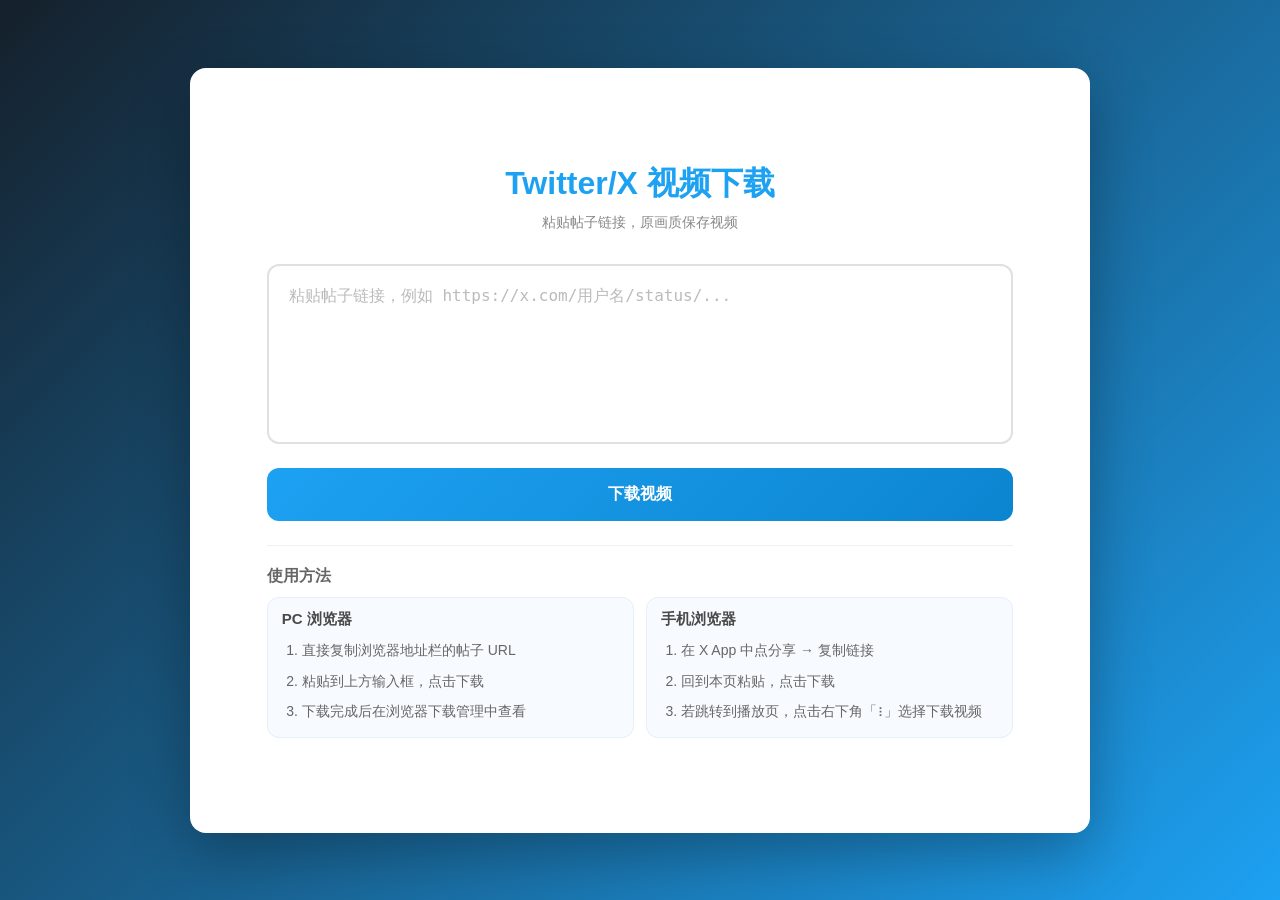
<file: index.html>
<!DOCTYPE html>
<html lang="zh-CN">
<head>
  <meta charset="UTF-8">
  <meta name="viewport" content="width=device-width, initial-scale=1.0">
  <title>Twitter 视频下载</title>
  <style>
    * { box-sizing: border-box; margin: 0; padding: 0; }
    body {
      font-family: -apple-system, BlinkMacSystemFont, 'Segoe UI', Roboto, sans-serif;
      /* 推特蓝渐变背景 */
      background: linear-gradient(135deg, #15202B 0%, #1DA1F2 100%);
      min-height: 100vh;
      display: flex;
      align-items: center;
      justify-content: center;
      padding: clamp(16px, 4vw, 40px);
    }
    .container {
      background: #fff;
      border-radius: 16px;
      padding: clamp(32px, 5vw, 72px) clamp(32px, 6vw, 96px);
      width: 90vw;
      max-width: 900px;
      min-height: 85vh;
      box-shadow: 0 20px 60px rgba(0,0,0,0.3);
      display: flex;
      flex-direction: column;
      justify-content: center;
    }
    h1 {
      text-align: center;
      margin-bottom: 8px;
      font-size: clamp(24px, 5vw, 32px);
      color: #1DA1F2; /* 推特蓝 */
    }
    .subtitle {
      text-align: center;
      color: #888;
      margin-bottom: 32px;
      font-size: 14px;
    }
    textarea {
      width: 100%;
      padding: 20px;
      border: 2px solid #e0e0e0;
      border-radius: 12px;
      font-size: 16px;
      resize: none;
      min-height: clamp(140px, 20vh, 240px);
      transition: border-color 0.3s;
      margin-bottom: 24px;
    }
    textarea:focus {
      outline: none;
      border-color: #1DA1F2;
    }
    textarea::placeholder { color: #bbb; }
    .btn {
      width: 100%;
      padding: 16px;
      border: none;
      border-radius: 12px;
      font-size: 16px;
      font-weight: 600;
      cursor: pointer;
      transition: all 0.3s;
      background: linear-gradient(135deg, #1DA1F2 0%, #0c85d0 100%);
      color: #fff;
    }
    .btn:hover { transform: translateY(-2px); box-shadow: 0 8px 20px rgba(29,161,242,0.4); }
    .btn:disabled { opacity: 0.7; cursor: not-allowed; transform: none; box-shadow: none; }
    .spinner {
      display: inline-block;
      width: 18px;
      height: 18px;
      border: 2px solid #fff;
      border-top-color: transparent;
      border-radius: 50%;
      animation: spin 0.8s linear infinite;
      margin-right: 8px;
      vertical-align: middle;
    }
    @keyframes spin { to { transform: rotate(360deg); } }
    .error {
      margin-top: 16px;
      padding: 12px 16px;
      background: #fff2f0;
      border: 1px solid #ffccc7;
      border-radius: 8px;
      color: #ff4d4f;
      font-size: 14px;
    }
    .success {
      margin-top: 16px;
      padding: 12px 16px;
      background: #f6ffed;
      border: 1px solid #b7eb8f;
      border-radius: 8px;
      color: #389e0d;
      font-size: 14px;
      line-height: 1.6;
    }
    .tip {
      margin-top: 24px;
      padding-top: 20px;
      border-top: 1px solid #f0f0f0;
      color: #999;
    }
    .tip-title {
      color: #666;
      font-weight: 600;
      margin-bottom: 10px;
      font-size: 16px;
    }
    .tip-grid {
      display: grid;
      grid-template-columns: 1fr;
      gap: 12px;
    }
    .tip-panel {
      background: #f7fbff;
      border: 1px solid #e6eef7;
      border-radius: 12px;
      padding: 12px 14px;
    }
    .tip-subtitle {
      margin-bottom: 8px;
      color: #4a4a4a;
      font-weight: 600;
      font-size: 15px;
    }
    .tip ol {
      margin-left: 20px;
      line-height: 1.9;
      color: #666;
      font-size: 14px;
    }
    .tip li + li { margin-top: 4px; }

    @media (min-width: 860px) {
      .tip-grid {
        grid-template-columns: 1fr 1fr;
      }
    }
  </style>
</head>
<body>
  <div class="container">
    <h1>Twitter/X 视频下载</h1>
    <p class="subtitle">粘贴帖子链接，原画质保存视频</p>

    <textarea id="urlInput" placeholder="粘贴帖子链接，例如 https://x.com/用户名/status/..."></textarea>

    <button class="btn" id="downloadBtn" onclick="downloadVideo()">
      下载视频
    </button>

    <div id="error" class="error" style="display: none;"></div>
    <div id="result" class="success" style="display: none;"></div>

    <div class="tip">
      <div class="tip-title">使用方法</div>
      <div class="tip-grid">
        <div class="tip-panel">
          <div class="tip-subtitle">PC 浏览器</div>
          <ol>
            <li>直接复制浏览器地址栏的帖子 URL</li>
            <li>粘贴到上方输入框，点击下载</li>
            <li>下载完成后在浏览器下载管理中查看</li>
          </ol>
        </div>
        <div class="tip-panel">
          <div class="tip-subtitle">手机浏览器</div>
          <ol>
            <li>在 X App 中点分享 → 复制链接</li>
            <li>回到本页粘贴，点击下载</li>
            <li>若跳转到播放页，点击右下角「⋮」选择下载视频</li>
          </ol>
        </div>
      </div>
    </div>
  </div>

  <script>
    // 阿里云函数计算地址
    const API_BASE = 'https://twitterdownlaod-yjtuddrrlh.cn-hangzhou.fcapp.run';
    const urlInputEl = document.getElementById('urlInput');
    const downloadBtnEl = document.getElementById('downloadBtn');
    const errorEl = document.getElementById('error');
    const resultEl = document.getElementById('result');

    function extractTwitterUrl(text) {
      const raw = String(text || '').trim();
      if (!raw) return '';
      const matched = raw.match(/https?:\/\/(?:www\.|mobile\.)?(?:twitter\.com|x\.com)\/[^\s]+/i);
      const candidate = (matched ? matched[0] : raw).replace(/[),.;]+$/, '');
      return candidate;
    }

    function showError(msg) {
      errorEl.textContent = msg;
      errorEl.style.display = 'block';
    }

    function hideError() {
      errorEl.style.display = 'none';
    }

    function showResult(msg) {
      resultEl.textContent = msg;
      resultEl.style.display = 'block';
    }

    function hideResult() {
      resultEl.style.display = 'none';
    }

    async function fetchWithTimeout(url, options, timeoutMs) {
      const controller = new AbortController();
      const timer = setTimeout(() => controller.abort(), timeoutMs);
      try {
        const response = await fetch(url, { ...(options || {}), signal: controller.signal });
        return response;
      } finally {
        clearTimeout(timer);
      }
    }

    function triggerDownload(blob, filename) {
      const blobUrl = URL.createObjectURL(blob);
      const a = document.createElement('a');
      a.href = blobUrl;
      a.download = filename;
      document.body.appendChild(a);
      a.click();
      document.body.removeChild(a);
      setTimeout(() => URL.revokeObjectURL(blobUrl), 1000);
    }

    async function downloadBlob(sourceUrl, filename, options) {
      const response = await fetchWithTimeout(sourceUrl, options || {}, 120000);
      if (!response.ok) {
        throw new Error(`下载失败(${response.status})`);
      }
      const blob = await response.blob();
      triggerDownload(blob, filename);
    }

    async function downloadVideo() {
      const extractedUrl = extractTwitterUrl(urlInputEl.value);
      hideError();
      hideResult();

      if (!extractedUrl) {
        showError('请粘贴 Twitter 链接');
        return;
      }
      urlInputEl.value = extractedUrl;

      downloadBtnEl.disabled = true;
      downloadBtnEl.innerHTML = '<span class="spinner"></span>正在解析...';

      try {
        const res = await fetchWithTimeout(API_BASE + '/api/resolve', {
          method: 'POST',
          headers: { 'Content-Type': 'application/json' },
          body: JSON.stringify({ url: extractedUrl })
        }, 30000);

        let data;
        try {
          data = await res.json();
        } catch {
          throw new Error('后端返回了非 JSON 响应');
        }

        if (!res.ok || !data.success) {
          throw new Error(data.error || '解析失败');
        }

        const videoUrl = data.data.url;
        const filename = data.data.filename || 'twitter_video.mp4';

        if (!videoUrl) {
          throw new Error('无法获取视频地址');
        }

        downloadBtnEl.innerHTML = '<span class="spinner"></span>正在下载...';

        await downloadBlob(videoUrl, filename, { referrerPolicy: 'no-referrer' });

        showResult(`已保存：${filename}。可在浏览器下载管理中查看。`);

        downloadBtnEl.innerHTML = '✓ 下载完成';
        downloadBtnEl.style.background = 'linear-gradient(135deg, #52c41a 0%, #73d13d 100%)';
        setTimeout(() => {
          downloadBtnEl.innerHTML = '下载视频';
          downloadBtnEl.style.background = 'linear-gradient(135deg, #1DA1F2 0%, #0c85d0 100%)';
        }, 3000);
      } catch (err) {
        showError(err && err.message ? err.message : '未知错误');
        downloadBtnEl.innerHTML = '下载视频';
      } finally {
        downloadBtnEl.disabled = false;
      }
    }

    urlInputEl.addEventListener('paste', (e) => {
      const text = (e.clipboardData || window.clipboardData || {}).getData
        ? (e.clipboardData || window.clipboardData).getData('text')
        : '';
      const extracted = extractTwitterUrl(text);
      if (extracted) {
        e.preventDefault();
        urlInputEl.value = extracted;
      }
    });

    urlInputEl.addEventListener('keydown', (e) => {
      if (e.key === 'Enter' && (e.ctrlKey || e.metaKey)) {
        downloadVideo();
      }
    });
  </script>
</body>
</html>
</file>
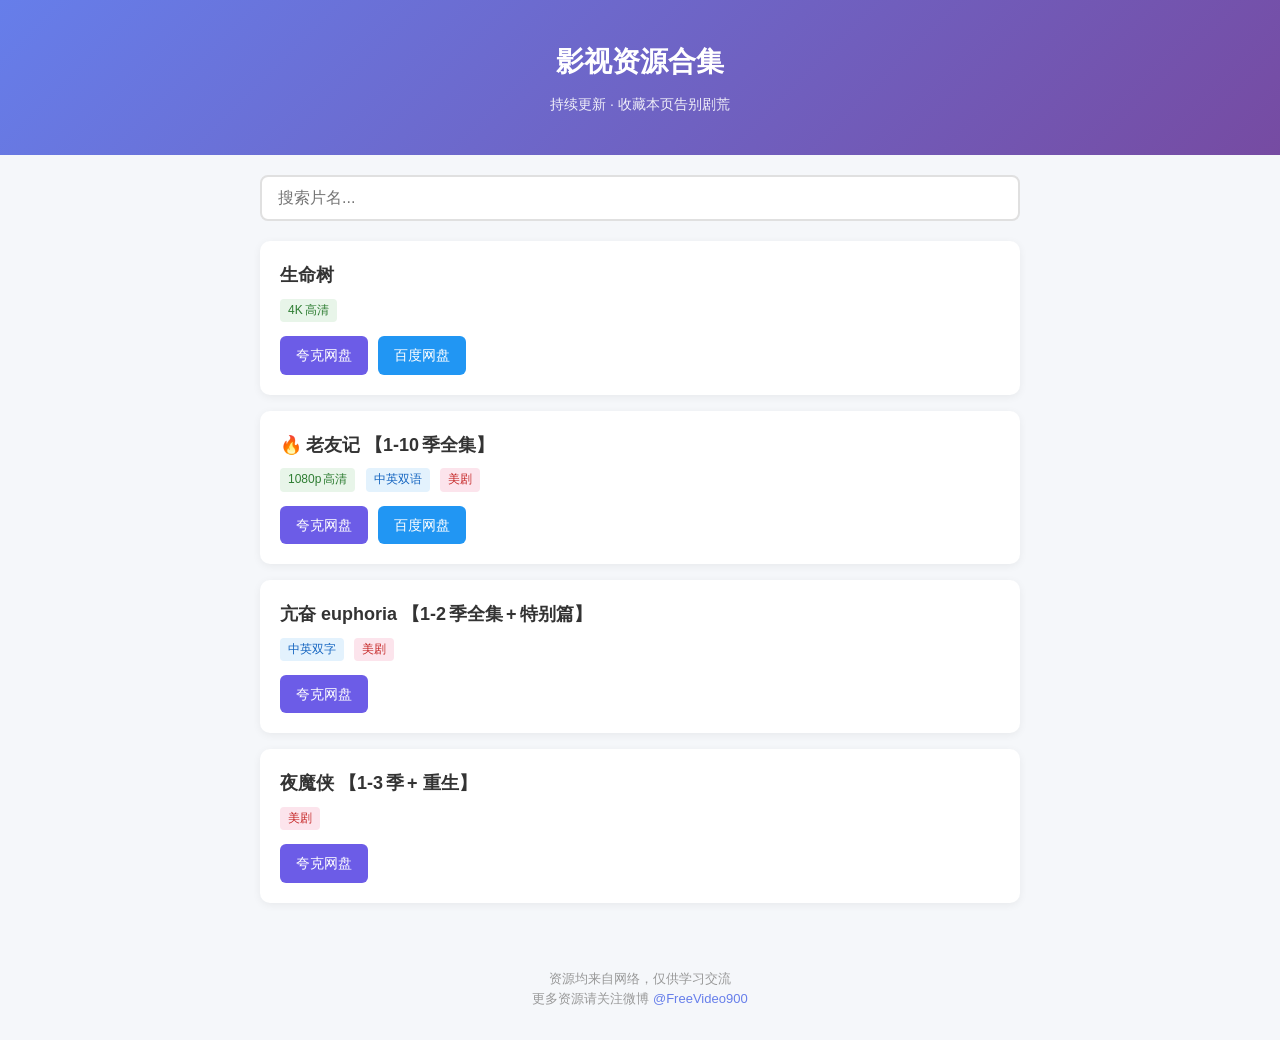
<file: ju/index.html>
<!DOCTYPE html>
<html lang="zh-CN">
<head>
<meta charset="UTF-8">
<meta name="viewport" content="width=device-width, initial-scale=1.0">
<title>影视资源合集（持续更新）</title>
<style>
  * { margin: 0; padding: 0; box-sizing: border-box; }
  body {
    font-family: -apple-system, BlinkMacSystemFont, "Segoe UI", Roboto, "Helvetica Neue", Arial, "PingFang SC", "Hiragino Sans GB", "Microsoft YaHei", sans-serif;
    background: #f5f7fa;
    color: #333;
    line-height: 1.6;
  }
  .header {
    background: linear-gradient(135deg, #667eea 0%, #764ba2 100%);
    color: white;
    padding: 40px 20px;
    text-align: center;
  }
  .header h1 { font-size: 28px; font-weight: 700; }
  .header p { margin-top: 8px; opacity: 0.9; font-size: 14px; }
  .container { max-width: 800px; margin: 0 auto; padding: 20px; }
  .card {
    background: white;
    border-radius: 10px;
    padding: 20px;
    margin-bottom: 16px;
    box-shadow: 0 2px 8px rgba(0,0,0,0.06);
    transition: box-shadow 0.2s;
  }
  .card:hover { box-shadow: 0 4px 16px rgba(0,0,0,0.12); }
  .card-title { font-size: 18px; font-weight: 600; margin-bottom: 6px; }
  .card-title .fire::before { content: "\01F525"; margin-right: 4px; }
  .card-tags { margin-bottom: 10px; }
  .tag {
    display: inline-block;
    font-size: 12px;
    padding: 2px 8px;
    border-radius: 4px;
    margin-right: 6px;
    margin-bottom: 4px;
  }
  .tag-quality { background: #e8f5e9; color: #2e7d32; }
  .tag-lang { background: #e3f2fd; color: #1565c0; }
  .tag-type { background: #fce4ec; color: #c62828; }
  .links { display: flex; gap: 10px; flex-wrap: wrap; }
  .link-btn {
    display: inline-flex;
    align-items: center;
    padding: 8px 16px;
    border-radius: 6px;
    text-decoration: none;
    font-size: 14px;
    font-weight: 500;
    transition: opacity 0.2s;
  }
  .link-btn:hover { opacity: 0.85; }
  .link-quark { background: #6C5CE7; color: white; }
  .link-baidu { background: #2196F3; color: white; }
  .link-ali { background: #FF6B35; color: white; }
  .footer {
    text-align: center;
    padding: 30px 20px;
    font-size: 13px;
    color: #999;
  }
  .footer a { color: #667eea; text-decoration: none; }
  .search-box {
    max-width: 800px;
    margin: 20px auto 0;
    padding: 0 20px;
  }
  .search-box input {
    width: 100%;
    padding: 12px 16px;
    border: 2px solid #e0e0e0;
    border-radius: 8px;
    font-size: 16px;
    outline: none;
    transition: border-color 0.2s;
  }
  .search-box input:focus { border-color: #667eea; }
  .hidden { display: none !important; }
  @media (max-width: 600px) {
    .header h1 { font-size: 22px; }
    .card { padding: 16px; }
    .links { flex-direction: column; }
    .link-btn { justify-content: center; }
  }
</style>
</head>
<body>

<div class="header">
  <h1>影视资源合集</h1>
  <p>持续更新 · 收藏本页告别剧荒</p>
</div>

<div class="search-box">
  <input type="text" id="searchInput" placeholder="搜索片名..." oninput="filterCards()">
</div>

<div class="container" id="cardList">

  <div class="card" data-title="生命树">
    <div class="card-title">生命树</div>
    <div class="card-tags">
      <span class="tag tag-quality">4K 高清</span>
    </div>
    <div class="links">
      <a class="link-btn link-quark" href="https://pan.quark.cn/s/c6ac189f42ed" target="_blank">夸克网盘</a>
      <a class="link-btn link-baidu" href="https://pan.baidu.com/s/1cbfNwbJrBHK-4R3WUJBu1A?pwd=8dw4" target="_blank">百度网盘</a>
    </div>
  </div>

  <div class="card" data-title="老友记">
    <div class="card-title"><span class="fire"></span>老友记 【1-10 季全集】</div>
    <div class="card-tags">
      <span class="tag tag-quality">1080p 高清</span>
      <span class="tag tag-lang">中英双语</span>
      <span class="tag tag-type">美剧</span>
    </div>
    <div class="links">
      <a class="link-btn link-quark" href="https://pan.quark.cn/s/a95ceef1e76f" target="_blank">夸克网盘</a>
      <a class="link-btn link-baidu" href="https://pan.baidu.com/s/12puC-mYHmifFz-sfdiIRMQ?pwd=68jd" target="_blank">百度网盘</a>
    </div>
  </div>

  <div class="card" data-title="亢奋 euphoria">
    <div class="card-title">亢奋 euphoria 【1-2 季全集 + 特别篇】</div>
    <div class="card-tags">
      <span class="tag tag-lang">中英双字</span>
      <span class="tag tag-type">美剧</span>
    </div>
    <div class="links">
      <a class="link-btn link-quark" href="https://pan.quark.cn/s/c8464c3672b9" target="_blank">夸克网盘</a>
    </div>
  </div>

  <div class="card" data-title="夜魔侠">
    <div class="card-title">夜魔侠 【1-3 季 + 重生】</div>
    <div class="card-tags">
      <span class="tag tag-type">美剧</span>
    </div>
    <div class="links">
      <a class="link-btn link-quark" href="https://pan.quark.cn/s/b065f9b1ab0c" target="_blank">夸克网盘</a>
    </div>
  </div>

</div>

<div class="footer">
  <p>资源均来自网络，仅供学习交流</p>
  <p>更多资源请关注微博 <a href="https://weibo.com/u/7614031498">@FreeVideo900</a></p>
</div>

<script>
function filterCards() {
  const query = document.getElementById('searchInput').value.toLowerCase();
  document.querySelectorAll('.card').forEach(card => {
    const title = card.getAttribute('data-title').toLowerCase();
    const text = card.innerText.toLowerCase();
    card.classList.toggle('hidden', query && !title.includes(query) && !text.includes(query));
  });
}
</script>

</body>
</html>
</file>
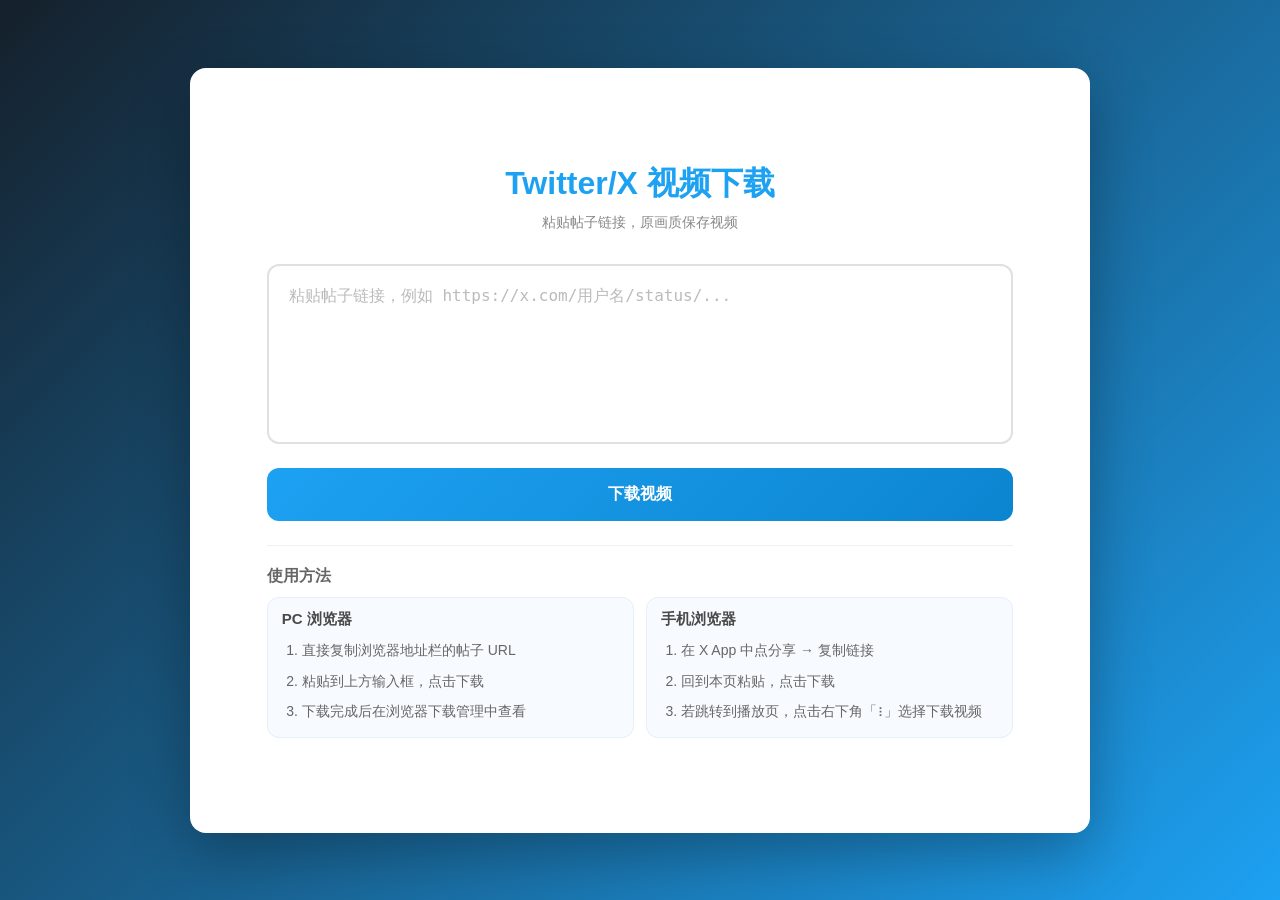
<file: twitter-dl/index.html>
<!DOCTYPE html>
<html lang="zh-CN">
<head>
  <meta charset="UTF-8">
  <meta name="viewport" content="width=device-width, initial-scale=1.0">
  <title>Twitter 视频下载</title>
  <style>
    * { box-sizing: border-box; margin: 0; padding: 0; }
    body {
      font-family: -apple-system, BlinkMacSystemFont, 'Segoe UI', Roboto, sans-serif;
      /* 推特蓝渐变背景 */
      background: linear-gradient(135deg, #15202B 0%, #1DA1F2 100%);
      min-height: 100vh;
      display: flex;
      align-items: center;
      justify-content: center;
      padding: clamp(16px, 4vw, 40px);
    }
    .container {
      background: #fff;
      border-radius: 16px;
      padding: clamp(32px, 5vw, 72px) clamp(32px, 6vw, 96px);
      width: 90vw;
      max-width: 900px;
      min-height: 85vh;
      box-shadow: 0 20px 60px rgba(0,0,0,0.3);
      display: flex;
      flex-direction: column;
      justify-content: center;
    }
    h1 {
      text-align: center;
      margin-bottom: 8px;
      font-size: clamp(24px, 5vw, 32px);
      color: #1DA1F2; /* 推特蓝 */
    }
    .subtitle {
      text-align: center;
      color: #888;
      margin-bottom: 32px;
      font-size: 14px;
    }
    textarea {
      width: 100%;
      padding: 20px;
      border: 2px solid #e0e0e0;
      border-radius: 12px;
      font-size: 16px;
      resize: none;
      min-height: clamp(140px, 20vh, 240px);
      transition: border-color 0.3s;
      margin-bottom: 24px;
    }
    textarea:focus {
      outline: none;
      border-color: #1DA1F2;
    }
    textarea::placeholder { color: #bbb; }
    .btn {
      width: 100%;
      padding: 16px;
      border: none;
      border-radius: 12px;
      font-size: 16px;
      font-weight: 600;
      cursor: pointer;
      transition: all 0.3s;
      background: linear-gradient(135deg, #1DA1F2 0%, #0c85d0 100%);
      color: #fff;
    }
    .btn:hover { transform: translateY(-2px); box-shadow: 0 8px 20px rgba(29,161,242,0.4); }
    .btn:disabled { opacity: 0.7; cursor: not-allowed; transform: none; box-shadow: none; }
    .spinner {
      display: inline-block;
      width: 18px;
      height: 18px;
      border: 2px solid #fff;
      border-top-color: transparent;
      border-radius: 50%;
      animation: spin 0.8s linear infinite;
      margin-right: 8px;
      vertical-align: middle;
    }
    @keyframes spin { to { transform: rotate(360deg); } }
    .error {
      margin-top: 16px;
      padding: 12px 16px;
      background: #fff2f0;
      border: 1px solid #ffccc7;
      border-radius: 8px;
      color: #ff4d4f;
      font-size: 14px;
    }
    .success {
      margin-top: 16px;
      padding: 12px 16px;
      background: #f6ffed;
      border: 1px solid #b7eb8f;
      border-radius: 8px;
      color: #389e0d;
      font-size: 14px;
      line-height: 1.6;
    }
    .tip {
      margin-top: 24px;
      padding-top: 20px;
      border-top: 1px solid #f0f0f0;
      color: #999;
    }
    .tip-title {
      color: #666;
      font-weight: 600;
      margin-bottom: 10px;
      font-size: 16px;
    }
    .tip-grid {
      display: grid;
      grid-template-columns: 1fr;
      gap: 12px;
    }
    .tip-panel {
      background: #f7fbff;
      border: 1px solid #e6eef7;
      border-radius: 12px;
      padding: 12px 14px;
    }
    .tip-subtitle {
      margin-bottom: 8px;
      color: #4a4a4a;
      font-weight: 600;
      font-size: 15px;
    }
    .tip ol {
      margin-left: 20px;
      line-height: 1.9;
      color: #666;
      font-size: 14px;
    }
    .tip li + li { margin-top: 4px; }

    @media (min-width: 860px) {
      .tip-grid {
        grid-template-columns: 1fr 1fr;
      }
    }
  </style>
</head>
<body>
  <div class="container">
    <h1>Twitter/X 视频下载</h1>
    <p class="subtitle">粘贴帖子链接，原画质保存视频</p>

    <textarea id="urlInput" placeholder="粘贴帖子链接，例如 https://x.com/用户名/status/..."></textarea>

    <button class="btn" id="downloadBtn" onclick="downloadVideo()">
      下载视频
    </button>

    <div id="error" class="error" style="display: none;"></div>
    <div id="result" class="success" style="display: none;"></div>

    <div class="tip">
      <div class="tip-title">使用方法</div>
      <div class="tip-grid">
        <div class="tip-panel">
          <div class="tip-subtitle">PC 浏览器</div>
          <ol>
            <li>直接复制浏览器地址栏的帖子 URL</li>
            <li>粘贴到上方输入框，点击下载</li>
            <li>下载完成后在浏览器下载管理中查看</li>
          </ol>
        </div>
        <div class="tip-panel">
          <div class="tip-subtitle">手机浏览器</div>
          <ol>
            <li>在 X App 中点分享 → 复制链接</li>
            <li>回到本页粘贴，点击下载</li>
            <li>若跳转到播放页，点击右下角「⋮」选择下载视频</li>
          </ol>
        </div>
      </div>
    </div>
  </div>

  <script>
    // 阿里云函数计算地址
    const API_BASE = 'https://twitterdownlaod-yjtuddrrlh.cn-hangzhou.fcapp.run';
    const urlInputEl = document.getElementById('urlInput');
    const downloadBtnEl = document.getElementById('downloadBtn');
    const errorEl = document.getElementById('error');
    const resultEl = document.getElementById('result');

    function extractTwitterUrl(text) {
      const raw = String(text || '').trim();
      if (!raw) return '';
      const matched = raw.match(/https?:\/\/(?:www\.|mobile\.)?(?:twitter\.com|x\.com)\/[^\s]+/i);
      const candidate = (matched ? matched[0] : raw).replace(/[),.;]+$/, '');
      return candidate;
    }

    function showError(msg) {
      errorEl.textContent = msg;
      errorEl.style.display = 'block';
    }

    function hideError() {
      errorEl.style.display = 'none';
    }

    function showResult(msg) {
      resultEl.textContent = msg;
      resultEl.style.display = 'block';
    }

    function hideResult() {
      resultEl.style.display = 'none';
    }

    async function fetchWithTimeout(url, options, timeoutMs) {
      const controller = new AbortController();
      const timer = setTimeout(() => controller.abort(), timeoutMs);
      try {
        const response = await fetch(url, { ...(options || {}), signal: controller.signal });
        return response;
      } finally {
        clearTimeout(timer);
      }
    }

    function triggerDownload(blob, filename) {
      const blobUrl = URL.createObjectURL(blob);
      const a = document.createElement('a');
      a.href = blobUrl;
      a.download = filename;
      document.body.appendChild(a);
      a.click();
      document.body.removeChild(a);
      setTimeout(() => URL.revokeObjectURL(blobUrl), 1000);
    }

    async function downloadBlob(sourceUrl, filename, options) {
      const response = await fetchWithTimeout(sourceUrl, options || {}, 120000);
      if (!response.ok) {
        throw new Error(`下载失败(${response.status})`);
      }
      const blob = await response.blob();
      triggerDownload(blob, filename);
    }

    async function downloadVideo() {
      const extractedUrl = extractTwitterUrl(urlInputEl.value);
      hideError();
      hideResult();

      if (!extractedUrl) {
        showError('请粘贴 Twitter 链接');
        return;
      }
      urlInputEl.value = extractedUrl;

      downloadBtnEl.disabled = true;
      downloadBtnEl.innerHTML = '<span class="spinner"></span>正在解析...';

      try {
        const res = await fetchWithTimeout(API_BASE + '/api/resolve', {
          method: 'POST',
          headers: { 'Content-Type': 'application/json' },
          body: JSON.stringify({ url: extractedUrl })
        }, 30000);

        let data;
        try {
          data = await res.json();
        } catch {
          throw new Error('后端返回了非 JSON 响应');
        }

        if (!res.ok || !data.success) {
          throw new Error(data.error || '解析失败');
        }

        const videoUrl = data.data.url;
        const filename = data.data.filename || 'twitter_video.mp4';

        if (!videoUrl) {
          throw new Error('无法获取视频地址');
        }

        downloadBtnEl.innerHTML = '<span class="spinner"></span>正在下载...';

        try {
          await downloadBlob(videoUrl, filename, { referrerPolicy: 'no-referrer' });
        } catch {
          const proxyUrl = `${API_BASE}/api/proxy?url=${encodeURIComponent(videoUrl)}`;
          await downloadBlob(proxyUrl, filename);
        }

        showResult(`已保存：${filename}。可在浏览器下载管理中查看。`);

        downloadBtnEl.innerHTML = '✓ 下载完成';
        downloadBtnEl.style.background = 'linear-gradient(135deg, #52c41a 0%, #73d13d 100%)';
        setTimeout(() => {
          downloadBtnEl.innerHTML = '下载视频';
          downloadBtnEl.style.background = 'linear-gradient(135deg, #1DA1F2 0%, #0c85d0 100%)';
        }, 3000);
      } catch (err) {
        showError(err && err.message ? err.message : '未知错误');
        downloadBtnEl.innerHTML = '下载视频';
      } finally {
        downloadBtnEl.disabled = false;
      }
    }

    urlInputEl.addEventListener('paste', (e) => {
      const text = (e.clipboardData || window.clipboardData || {}).getData
        ? (e.clipboardData || window.clipboardData).getData('text')
        : '';
      const extracted = extractTwitterUrl(text);
      if (extracted) {
        e.preventDefault();
        urlInputEl.value = extracted;
      }
    });

    urlInputEl.addEventListener('keydown', (e) => {
      if (e.key === 'Enter' && (e.ctrlKey || e.metaKey)) {
        downloadVideo();
      }
    });
  </script>
</body>
</html>
</file>
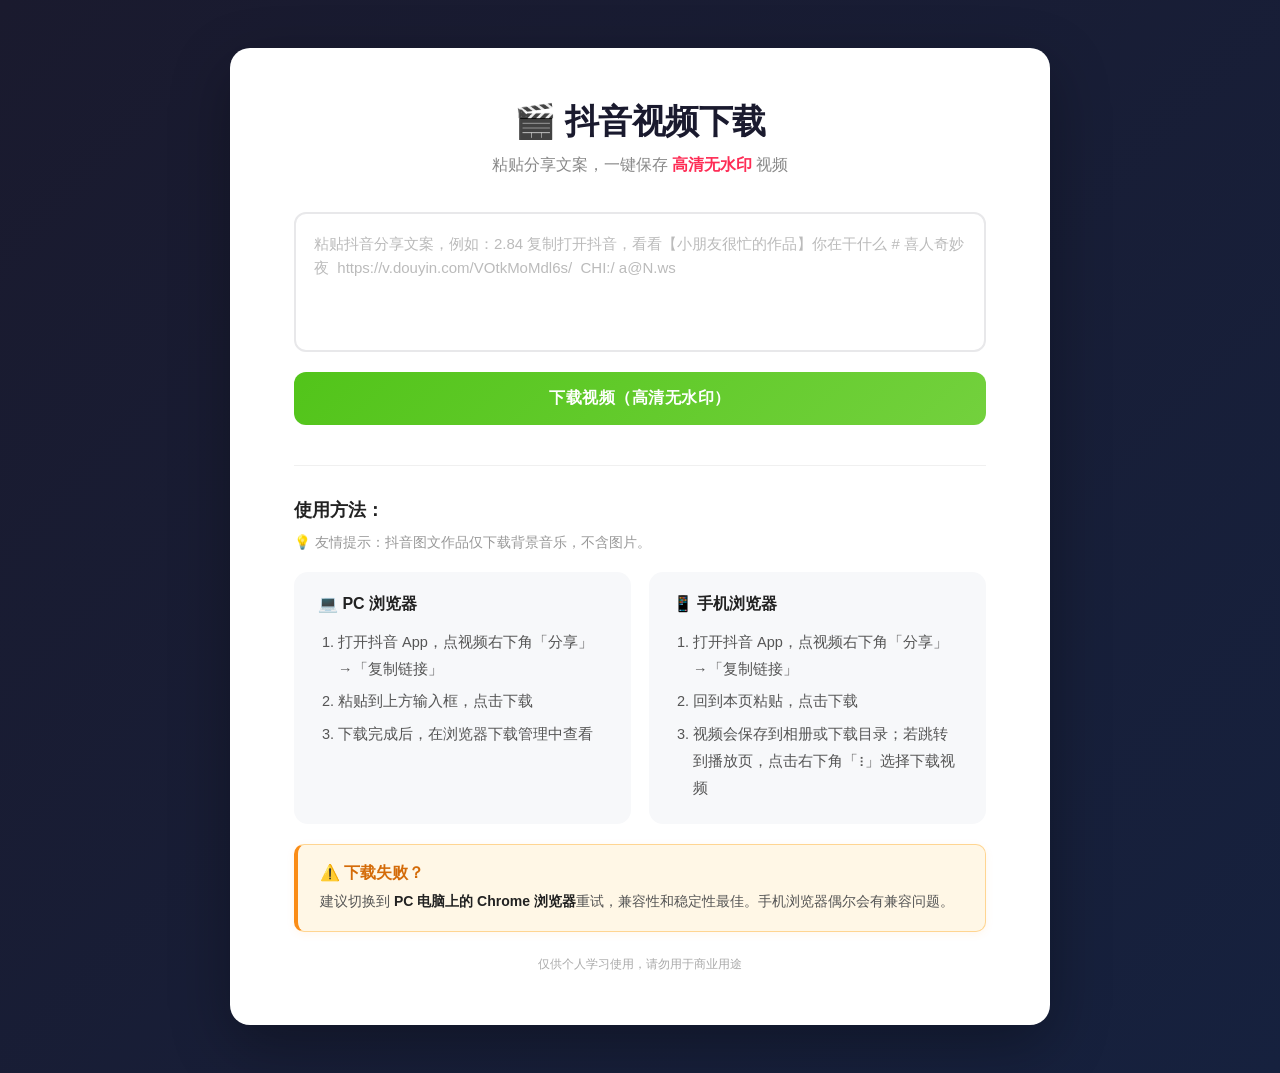
<file: dy.html>
<!DOCTYPE html>
<html lang="zh-CN">
<head>
  <meta charset="UTF-8">
  <meta name="viewport" content="width=device-width, initial-scale=1.0">
  <title>抖音视频下载 · 高清无水印</title>
  <style>
    * { box-sizing: border-box; margin: 0; padding: 0; }
    body {
      font-family: -apple-system, BlinkMacSystemFont, 'PingFang SC', 'Segoe UI', Roboto, sans-serif;
      background: linear-gradient(135deg, #1a1a2e 0%, #16213e 100%);
      min-height: 100vh;
      padding: clamp(16px, 4vw, 48px) clamp(12px, 3vw, 32px);
      color: #222;
      -webkit-font-smoothing: antialiased;
    }
    .container {
      background: #fff;
      border-radius: 20px;
      padding: clamp(28px, 4vw, 56px) clamp(24px, 5vw, 64px);
      width: 100%;
      max-width: 820px;
      margin: 0 auto;
      box-shadow: 0 20px 60px rgba(0, 0, 0, 0.3);
    }
    .header { text-align: center; margin-bottom: 36px; }
    h1 {
      font-size: clamp(26px, 4.8vw, 34px);
      color: #1a1a2e;
      margin-bottom: 10px;
      letter-spacing: -0.5px;
    }
    .subtitle {
      color: #888;
      font-size: clamp(14px, 2.6vw, 16px);
    }
    .subtitle .highlight {
      color: #fe2c55;
      font-weight: 600;
    }

    textarea {
      width: 100%;
      padding: 18px;
      border: 2px solid #e8e8ea;
      border-radius: 12px;
      font-size: 15px;
      font-family: inherit;
      resize: none;
      min-height: 140px;
      transition: border-color 0.2s, box-shadow 0.2s;
      margin-bottom: 16px;
      line-height: 1.6;
      color: #222;
    }
    textarea:focus {
      outline: none;
      border-color: #fe2c55;
      box-shadow: 0 0 0 3px rgba(254, 44, 85, 0.08);
    }
    textarea::placeholder {
      color: #bbb;
      line-height: 1.6;
    }

    .btn {
      width: 100%;
      padding: 16px;
      border: none;
      border-radius: 12px;
      font-size: 16px;
      font-weight: 600;
      cursor: pointer;
      transition: transform 0.2s, box-shadow 0.2s, opacity 0.2s;
      background: linear-gradient(135deg, #52c41a 0%, #73d13d 100%);
      color: #fff;
      letter-spacing: 0.5px;
    }
    .btn:hover:not(:disabled) {
      transform: translateY(-2px);
      box-shadow: 0 10px 24px rgba(82, 196, 26, 0.35);
    }
    .btn:disabled { opacity: 0.7; cursor: not-allowed; }
    .spinner {
      display: inline-block;
      width: 16px;
      height: 16px;
      border: 2px solid #fff;
      border-top-color: transparent;
      border-radius: 50%;
      animation: spin 0.8s linear infinite;
      margin-right: 8px;
      vertical-align: -3px;
    }
    @keyframes spin { to { transform: rotate(360deg); } }

    .error {
      margin-top: 16px;
      padding: 12px 16px;
      background: #fff2f0;
      border: 1px solid #ffccc7;
      border-radius: 10px;
      color: #ff4d4f;
      font-size: 14px;
    }

    .tips {
      margin-top: 40px;
      padding-top: 32px;
      border-top: 1px solid #f0f0f0;
    }
    .tips-title {
      font-size: 18px;
      font-weight: 600;
      color: #222;
      margin-bottom: 18px;
    }
    .tips-grid {
      display: grid;
      grid-template-columns: 1fr 1fr;
      gap: 18px;
    }
    .tip-card {
      background: #f7f8fa;
      border-radius: 14px;
      padding: 22px 24px;
    }
    .tip-card h3 {
      font-size: 16px;
      font-weight: 600;
      color: #222;
      margin-bottom: 14px;
    }
    .tip-card ol {
      margin: 0;
      padding-left: 20px;
      font-size: 14.5px;
      line-height: 1.85;
      color: #555;
    }
    .tip-card ol li { margin-bottom: 6px; }
    .tip-card ol li:last-child { margin-bottom: 0; }

    .tips-notice {
      margin-top: 20px;
      padding: 18px 22px;
      background: #fff7e6;
      border: 1px solid #ffd591;
      border-left: 4px solid #fa8c16;
      border-radius: 10px;
      color: #555;
      box-shadow: 0 2px 8px rgba(250, 140, 22, 0.08);
    }
    .tips-notice .notice-title {
      font-size: 16px;
      font-weight: 600;
      color: #d46b08;
      margin-bottom: 6px;
      display: flex;
      align-items: center;
      gap: 6px;
    }
    .tips-notice .notice-body {
      font-size: 14px;
      line-height: 1.7;
      color: #555;
    }
    .tips-notice .notice-body strong { color: #222; }

    .footer {
      margin-top: 24px;
      text-align: center;
      font-size: 12px;
      color: #aaa;
    }

    @media (max-width: 560px) {
      .tips-grid { grid-template-columns: 1fr; }
      .container { border-radius: 16px; }
    }

    /* 浏览器引导弹层 */
    .bg-overlay { position: fixed; inset: 0; background: rgba(15,23,42,.78); backdrop-filter: blur(4px); display: none; align-items: center; justify-content: center; padding: 24px; z-index: 9999; }
    .bg-card { background: #fff; border-radius: 20px; padding: 34px 28px; max-width: 380px; width: 100%; text-align: center; box-shadow: 0 20px 60px rgba(0,0,0,.4); }
    .bg-icon { font-size: 46px; margin-bottom: 12px; }
    .bg-title { font-size: 20px; font-weight: 700; color: #1f2937; margin-bottom: 12px; }
    .bg-text { font-size: 15px; line-height: 1.75; color: #555; margin-bottom: 22px; }
    .bg-text b { color: #fe2c55; }
    .tips-hint { margin: -8px 0 18px; font-size: 13.5px; color: #999; line-height: 1.6; }
    /* 手机自带浏览器的软提示条 */
    .bg-tip { margin-bottom: 16px; padding: 12px 38px 12px 16px; background: #fff7e6; border: 1px solid #ffd591; border-radius: 10px; color: #8c6d1f; font-size: 13.5px; line-height: 1.6; position: relative; display: none; }
    .bg-tip-x { position: absolute; top: 8px; right: 12px; color: #bbab88; cursor: pointer; font-size: 14px; }
  </style>
</head>
<body>
  <div class="container">
    <div class="header">
      <h1>🎬 抖音视频下载</h1>
      <p class="subtitle">粘贴分享文案，一键保存 <span class="highlight">高清无水印</span> 视频</p>
    </div>

    <div id="bgTip" class="bg-tip">💻 推荐用电脑的谷歌浏览器下载，更稳定。<span class="bg-tip-x" onclick="this.parentNode.style.display='none'">✕</span></div>

    <textarea id="urlInput" placeholder="粘贴抖音分享文案，例如：2.84 复制打开抖音，看看【小朋友很忙的作品】你在干什么 # 喜人奇妙夜  https://v.douyin.com/VOtkMoMdl6s/  CHI:/ a@N.ws"></textarea>

    <button class="btn" id="downloadBtn" onclick="downloadVideo()">
      下载视频（高清无水印）
    </button>

    <div id="error" class="error" style="display: none;"></div>

    <div class="tips">
      <div class="tips-title">使用方法：</div>
      <p class="tips-hint">💡 友情提示：抖音图文作品仅下载背景音乐，不含图片。</p>
      <div class="tips-grid">
        <div class="tip-card">
          <h3>💻 PC 浏览器</h3>
          <ol>
            <li>打开抖音 App，点视频右下角「分享」→「复制链接」</li>
            <li>粘贴到上方输入框，点击下载</li>
            <li>下载完成后，在浏览器下载管理中查看</li>
          </ol>
        </div>
        <div class="tip-card">
          <h3>📱 手机浏览器</h3>
          <ol>
            <li>打开抖音 App，点视频右下角「分享」→「复制链接」</li>
            <li>回到本页粘贴，点击下载</li>
            <li>视频会保存到相册或下载目录；若跳转到播放页，点击右下角「⋮」选择下载视频</li>
          </ol>
        </div>
      </div>
      <div class="tips-notice">
        <div class="notice-title">⚠️ 下载失败？</div>
        <div class="notice-body">
          建议切换到 <strong>PC 电脑上的 Chrome 浏览器</strong>重试，兼容性和稳定性最佳。手机浏览器偶尔会有兼容问题。
        </div>
      </div>
    </div>

    <div class="footer">仅供个人学习使用，请勿用于商业用途</div>
  </div>

  <!-- App 内置浏览器引导弹层 -->
  <div class="bg-overlay" id="bgOverlay">
    <div class="bg-card">
      <div class="bg-icon">🌐</div>
      <div class="bg-title">请在浏览器中打开</div>
      <p class="bg-text">点右上角 <b>···</b> → 选择「在浏览器打开」即可下载。<br>推荐用<b>电脑的谷歌浏览器</b>打开，更稳定。</p>
    </div>
  </div>

  <script>
    const API_BASE = 'https://douyin-wnloader-ezxlzqgjyh.cn-hangzhou.fcapp.run';

    // 环境检测：内置浏览器硬拦，手机自带浏览器软提示
    function bgIsMobile() { return /Android|iPhone|iPad|iPod|Mobile|HarmonyOS|Windows Phone/i.test(navigator.userAgent); }
    function bgIsInApp() { return /MicroMessenger|Weibo|discover\/|aweme|BytedanceWebview|ToutiaoMicroApp/i.test(navigator.userAgent); }
    function bgShowOverlay() { document.getElementById('bgOverlay').style.display = 'flex'; }
    if (bgIsInApp()) bgShowOverlay();
    else if (bgIsMobile()) document.getElementById('bgTip').style.display = 'block';

    async function downloadVideo() {
      if (bgIsInApp()) { bgShowOverlay(); return; }
      const input = document.getElementById('urlInput').value.trim();
      const btn = document.getElementById('downloadBtn');
      const errorDiv = document.getElementById('error');

      errorDiv.style.display = 'none';

      if (!input) {
        showError('请粘贴抖音链接或分享文案');
        return;
      }

      btn.disabled = true;
      btn.innerHTML = '<span class="spinner"></span>解析中...';

      try {
        const res = await fetch(API_BASE + '/api/resolve', {
          method: 'POST',
          headers: { 'Content-Type': 'application/json' },
          body: JSON.stringify({ url: input })
        });

        const data = await res.json();

        if (!res.ok || !data.success) {
          throw new Error(data.error || '解析失败');
        }

        let videoUrl = data.data.url || data.data.playUrlNoWatermark;
        const filename = data.data.filename || 'video.mp4';

        if (!videoUrl) {
          throw new Error('无法获取视频地址');
        }

        // 图文作品后端返回 aweme.snssdk.com/...?video_id=<签名CDN直链>，浏览器直接 fetch 会被 CORS 阻断
        // video_id 参数里已经塞着真 CDN 直链（含 x-expires），x-signature 在外层，拆出来直接用
        try {
          const u = new URL(videoUrl);
          const vid = u.searchParams.get('video_id');
          if (vid && /\.(douyinstatic|douyinvod)\.com\//.test(vid)) {
            const sig = u.searchParams.get('x-signature');
            videoUrl = vid;
            if (sig && !videoUrl.includes('x-signature=')) {
              videoUrl += (videoUrl.includes('?') ? '&' : '?') + 'x-signature=' + encodeURIComponent(sig);
            }
          }
        } catch (_) {}

        btn.innerHTML = '<span class="spinner"></span>下载中...';

        const response = await fetch(videoUrl, { referrerPolicy: 'no-referrer' });
        if (!response.ok) throw new Error('视频下载失败');

        const blob = await response.blob();
        const blobUrl = URL.createObjectURL(blob);

        const a = document.createElement('a');
        a.href = blobUrl;
        a.download = filename;
        document.body.appendChild(a);
        a.click();
        document.body.removeChild(a);

        setTimeout(() => URL.revokeObjectURL(blobUrl), 1000);

        btn.innerHTML = '✓ 下载完成';
        setTimeout(() => {
          btn.innerHTML = '下载视频（高清无水印）';
        }, 3000);

      } catch (err) {
        showError(err.message);
        btn.innerHTML = '下载视频（高清无水印）';
      } finally {
        btn.disabled = false;
      }
    }

    function showError(msg) {
      const errorDiv = document.getElementById('error');
      errorDiv.textContent = '❌ ' + msg;
      errorDiv.style.display = 'block';
    }

    document.getElementById('urlInput').addEventListener('keydown', (e) => {
      if (e.key === 'Enter' && (e.ctrlKey || e.metaKey)) {
        downloadVideo();
      }
    });
  </script>
</body>
</html>
</file>
